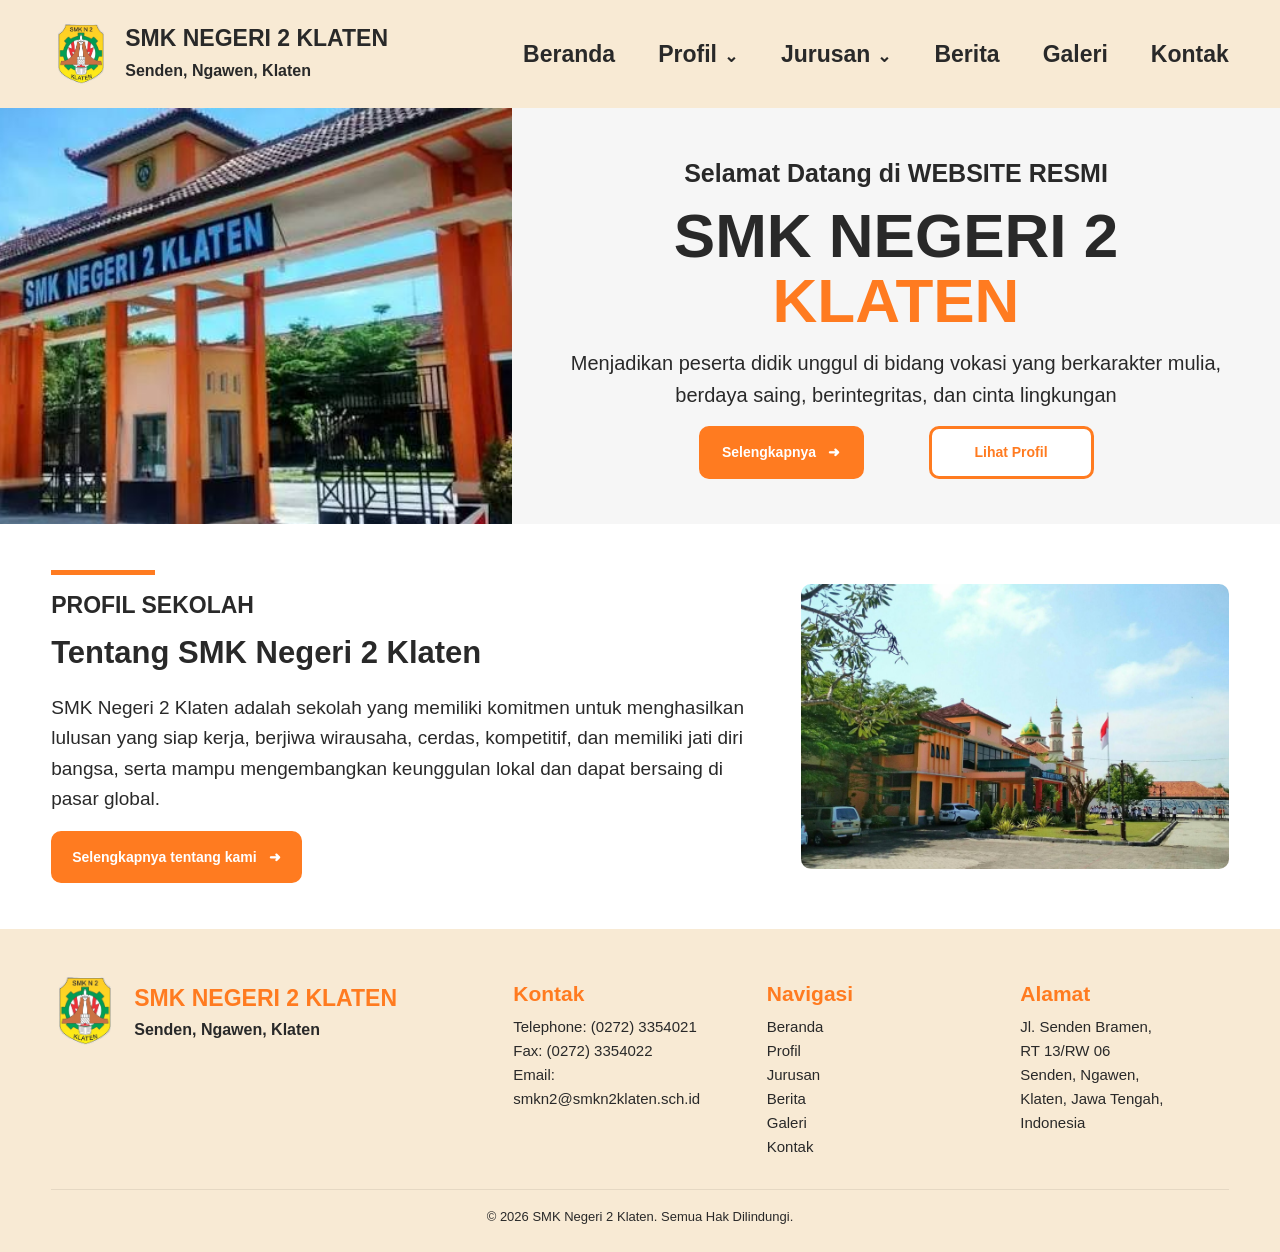
<file: web sekolah ashilla/index.html>
<!DOCTYPE html>
<html lang="id">
<head>
    <meta charset="UTF-8">
    <meta name="viewport" content="width=device-width, initial-scale=1.0">
    <title>SMK Negeri 2 Klaten</title>
    <link rel="stylesheet" href="style.css">
</head>
<body>

<header class="navbar">
    <div class="navbar-inner">
        <a href="index.html" class="brand">
            <img src="asset/logo.png">
            <div class="brand-text">
                <h2>SMK NEGERI 2 KLATEN</h2>
                <p>Senden, Ngawen, Klaten</p>
            </div>
        </a>


        <nav>
            <ul class="nav-menu">
                <li><a href="index.html">Beranda</a></li>
                <li class="dropdown"><a href="profil.html">Profil</a>
                    <ul class="dropdown-menu">
                        <li><a href="profil.html">Tentang Sekolah</a></li>
                        <li><a href="profil.html#visi">Visi & Misi</a></li>
                    </ul>
                </li>

                <li class="dropdown">
                    <a href="jurusan.html">Jurusan</a>
                    <ul class="dropdown-menu">
                        <li><a href="jurusan.html">Semua Jurusan</a></li>
                        <li><a href="jurusan.html#teknik">Teknik</a></li>
                        <li><a href="jurusan.html#desain">Desain</a></li>
                        <li><a href="jurusan.html#informatika">Informatika</a></li>
                    </ul>
                </li>

                <li><a href="berita.html">Berita</a></li>
                <li><a href="galeri.html">Galeri</a></li>
                <li><a href="kontak.html">Kontak</a></li>
            </ul>
        </nav>
    </div>
</header>

<section class="hero">

    <div class="hero-image">
        <img src="asset/sekolah.png">
    </div>


    <div class="hero-content">

        <p class="welcome">
            Selamat Datang di WEBSITE RESMI
        </p>

        <h1 class="hero-title">
            SMK NEGERI 2
            <span>KLATEN</span>
        </h1>

        <p class="hero-description">
            Menjadikan peserta didik unggul di bidang vokasi yang
            berkarakter mulia, berdaya saing, berintegritas,
            dan cinta lingkungan
        </p>

        <div class="button-group">
            <a href="profil.html" class="btn">
                Selengkapnya
                <span>➜</span>
            </a>

            <a href="profil.html" class="btn btn-outline">
                Lihat Profil
            </a>
        </div>

    </div>

</section>

<section class="section">

    <div class="container">

        <div class="profile-home">

            <div>

                <span class="section-label">
                    PROFIL SEKOLAH
                </span>

                <h2 class="section-title">
                    Tentang SMK Negeri 2 Klaten
                </h2>

                <p class="section-text">
                    SMK Negeri 2 Klaten adalah sekolah yang memiliki
                    komitmen untuk menghasilkan lulusan yang siap kerja,
                    berjiwa wirausaha, cerdas, kompetitif, dan memiliki
                    jati diri bangsa, serta mampu mengembangkan
                    keunggulan lokal dan dapat bersaing di pasar global.
                </p>

                <a href="profil.html" class="btn">
                    Selengkapnya tentang kami
                    <span>➜</span>
                </a>

            </div>


            <div class="profile-home-image">

                <img src="asset/smk.png"
                     alt="Gedung SMK Negeri 2 Klaten">

            </div>

        </div>

    </div>

</section>

<footer class="footer">

    <div class="container">

        <div class="footer-grid">

            <div>

                <div class="footer-brand">

                    <img src="asset/logo.png"
                         alt="Logo SMK Negeri 2 Klaten">

                    <div>
                        <h2>SMK NEGERI 2 KLATEN</h2>
                        <p>Senden, Ngawen, Klaten</p>
                    </div>

                </div>

            </div>


            <div class="footer-column">

                <h3>Kontak</h3>

                <p>Telephone: (0272) 3354021</p>
                <p>Fax: (0272) 3354022</p>
                <p>Email: smkn2@smkn2klaten.sch.id</p>

            </div>


            <div class="footer-column">

                <h3>Navigasi</h3>

                <a href="index.html">Beranda</a>
                <a href="profil.html">Profil</a>
                <a href="jurusan.html">Jurusan</a>
                <a href="berita.html">Berita</a>
                <a href="galeri.html">Galeri</a>
                <a href="kontak.html">Kontak</a>

            </div>


            <div class="footer-column">

                <h3>Alamat</h3>

                <p>
                    Jl. Senden Bramen,<br>
                    RT 13/RW 06<br>
                    Senden, Ngawen,<br>
                    Klaten, Jawa Tengah,<br>
                    Indonesia
                </p>

            </div>

        </div>


        <div class="footer-bottom">
            © 2026 SMK Negeri 2 Klaten. Semua Hak Dilindungi.
        </div>

    </div>

</footer>

</body>
</html>
</file>
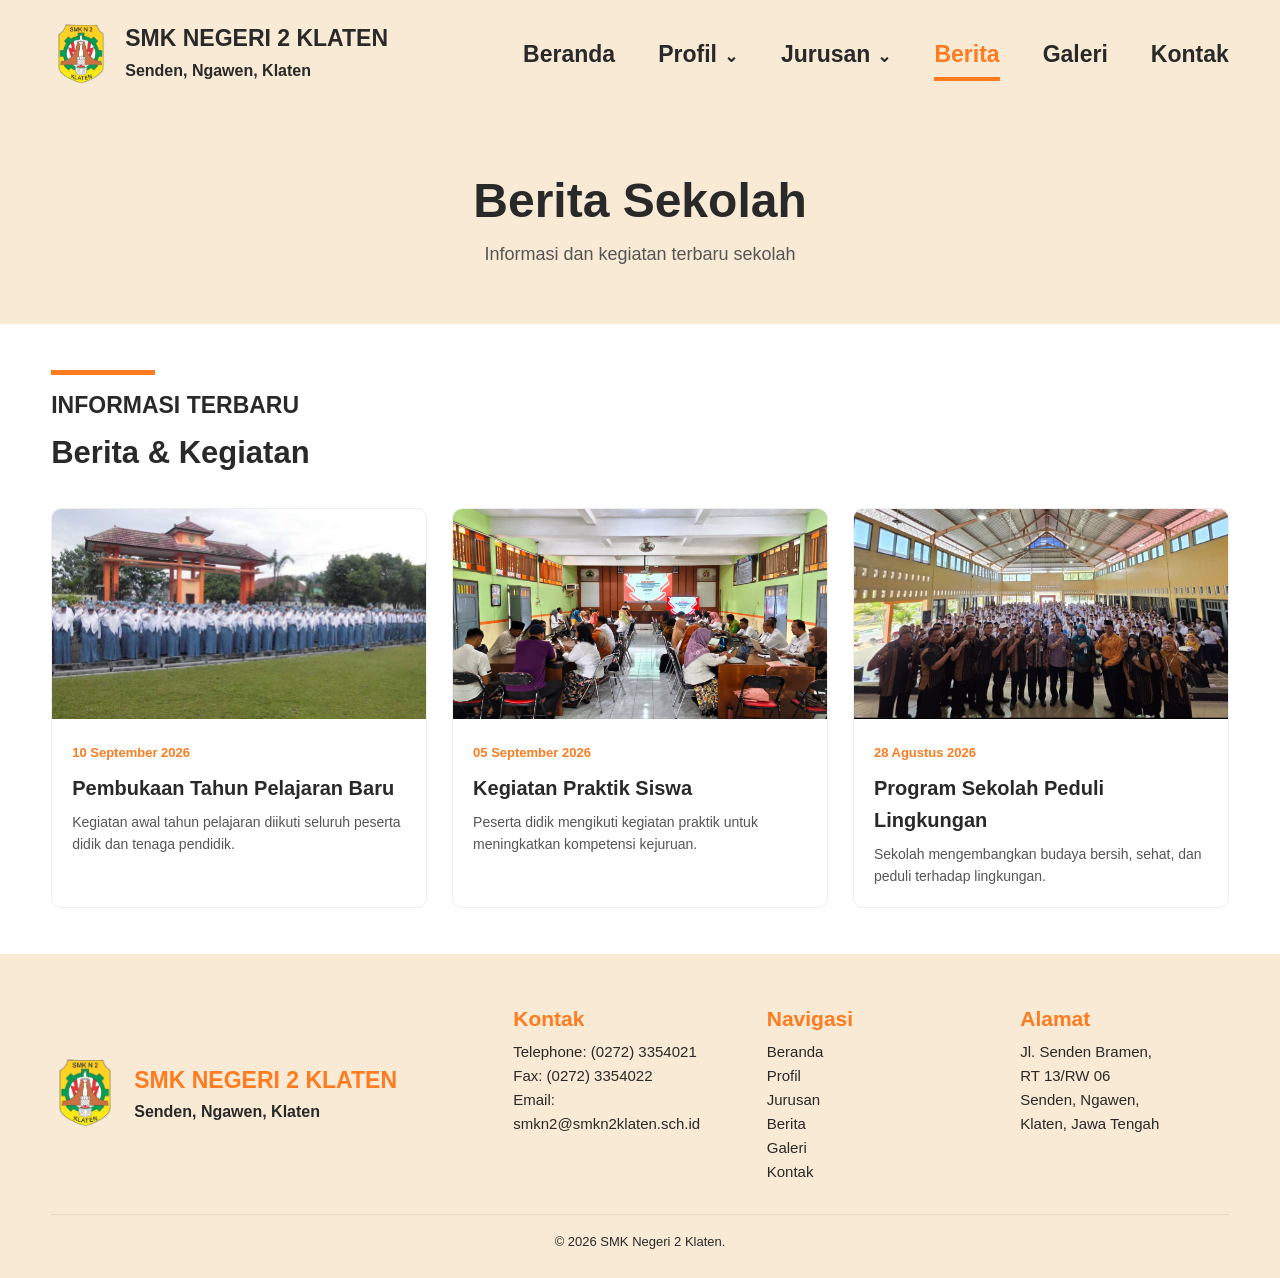
<file: web sekolah ashilla/berita.html>
<!DOCTYPE html>
<html lang="id">
<head>
    <meta charset="UTF-8">
    <meta name="viewport" content="width=device-width, initial-scale=1.0">
    <title>Berita - SMK Negeri 2 Klaten</title>
    <link rel="stylesheet" href="style.css">
</head>

<body>
<header class="navbar">

    <div class="navbar-inner">

        <a href="index.html" class="brand">

            <img src="asset/logo.png" class="brand-logo">

            <div class="brand-text">
                <h2>SMK NEGERI 2 KLATEN</h2>
                <p>Senden, Ngawen, Klaten</p>
            </div>

        </a>


        <nav>

            <ul class="nav-menu">

                <li><a href="index.html">Beranda</a></li>

                <li class="dropdown">

                    <a href="profil.html">Profil</a>

                    <ul class="dropdown-menu">
                        <li><a href="profil.html">Tentang Sekolah</a></li>
                        <li><a href="profil.html#visi">Visi & Misi</a></li>
                    </ul>

                </li>

                <li class="dropdown">

                    <a href="jurusan.html">Jurusan</a>

                    <ul class="dropdown-menu">
                        <li><a href="jurusan.html">Semua Jurusan</a></li>
                    </ul>

                </li>

                <li>
                    <a href="berita.html" class="active">Berita</a>
                </li>

                <li><a href="galeri.html">Galeri</a></li>

                <li><a href="kontak.html">Kontak</a></li>

            </ul>

        </nav>

    </div>

</header>


<section class="page-header">

    <div class="container">

        <h1>Berita Sekolah</h1>

        <p>
            Informasi dan kegiatan terbaru sekolah
        </p>

    </div>

</section>


<section class="section">

    <div class="container">

        <span class="section-label">
            INFORMASI TERBARU
        </span>

        <h2 class="section-title">
            Berita & Kegiatan
        </h2>


        <div class="news-grid" style="margin-top: 30px;">


            <article class="news-card">

                <img src="asset/upacara.jpg">

                <div class="news-content">

                    <span class="news-date">
                        10 September 2026
                    </span>

                    <h3>
                        Pembukaan Tahun Pelajaran Baru
                    </h3>

                    <p>
                        Kegiatan awal tahun pelajaran diikuti
                        seluruh peserta didik dan tenaga pendidik.
                    </p>

                </div>

            </article>


            <article class="news-card">

                <img src="asset/ms.jpg">

                <div class="news-content">

                    <span class="news-date">
                        05 September 2026
                    </span>

                    <h3>
                        Kegiatan Praktik Siswa
                    </h3>

                    <p>
                        Peserta didik mengikuti kegiatan praktik
                        untuk meningkatkan kompetensi kejuruan.
                    </p>

                </div>

            </article>


            <article class="news-card">

                <img src="asset/berintegritas.jpg">

                <div class="news-content">

                    <span class="news-date">
                        28 Agustus 2026
                    </span>

                    <h3>
                        Program Sekolah Peduli Lingkungan
                    </h3>

                    <p>
                        Sekolah mengembangkan budaya bersih,
                        sehat, dan peduli terhadap lingkungan.
                    </p>

                </div>

            </article>
            
        </div>

    </div>

</section>


<footer class="footer">

    <div class="container">

        <div class="footer-grid">

            <div class="footer-brand">

                <img src="asset/logo.png">

                <div>
                    <h2>SMK NEGERI 2 KLATEN</h2>
                    <p>Senden, Ngawen, Klaten</p>
                </div>

            </div>

            <div class="footer-column">

                <h3>Kontak</h3>

                <p>Telephone: (0272) 3354021</p>
                <p>Fax: (0272) 3354022</p>
                <p>Email: smkn2@smkn2klaten.sch.id</p>

            </div>

            <div class="footer-column">

                <h3>Navigasi</h3>

                <a href="index.html">Beranda</a>
                <a href="profil.html">Profil</a>
                <a href="jurusan.html">Jurusan</a>
                <a href="berita.html">Berita</a>
                <a href="galeri.html">Galeri</a>
                <a href="kontak.html">Kontak</a>

            </div>

            <div class="footer-column">

                <h3>Alamat</h3>

                <p>
                    Jl. Senden Bramen,<br>
                    RT 13/RW 06<br>
                    Senden, Ngawen,<br>
                    Klaten, Jawa Tengah
                </p>

            </div>

        </div>

        <div class="footer-bottom">
            © 2026 SMK Negeri 2 Klaten.
        </div>

    </div>

</footer>

</body>
</html>
</file>
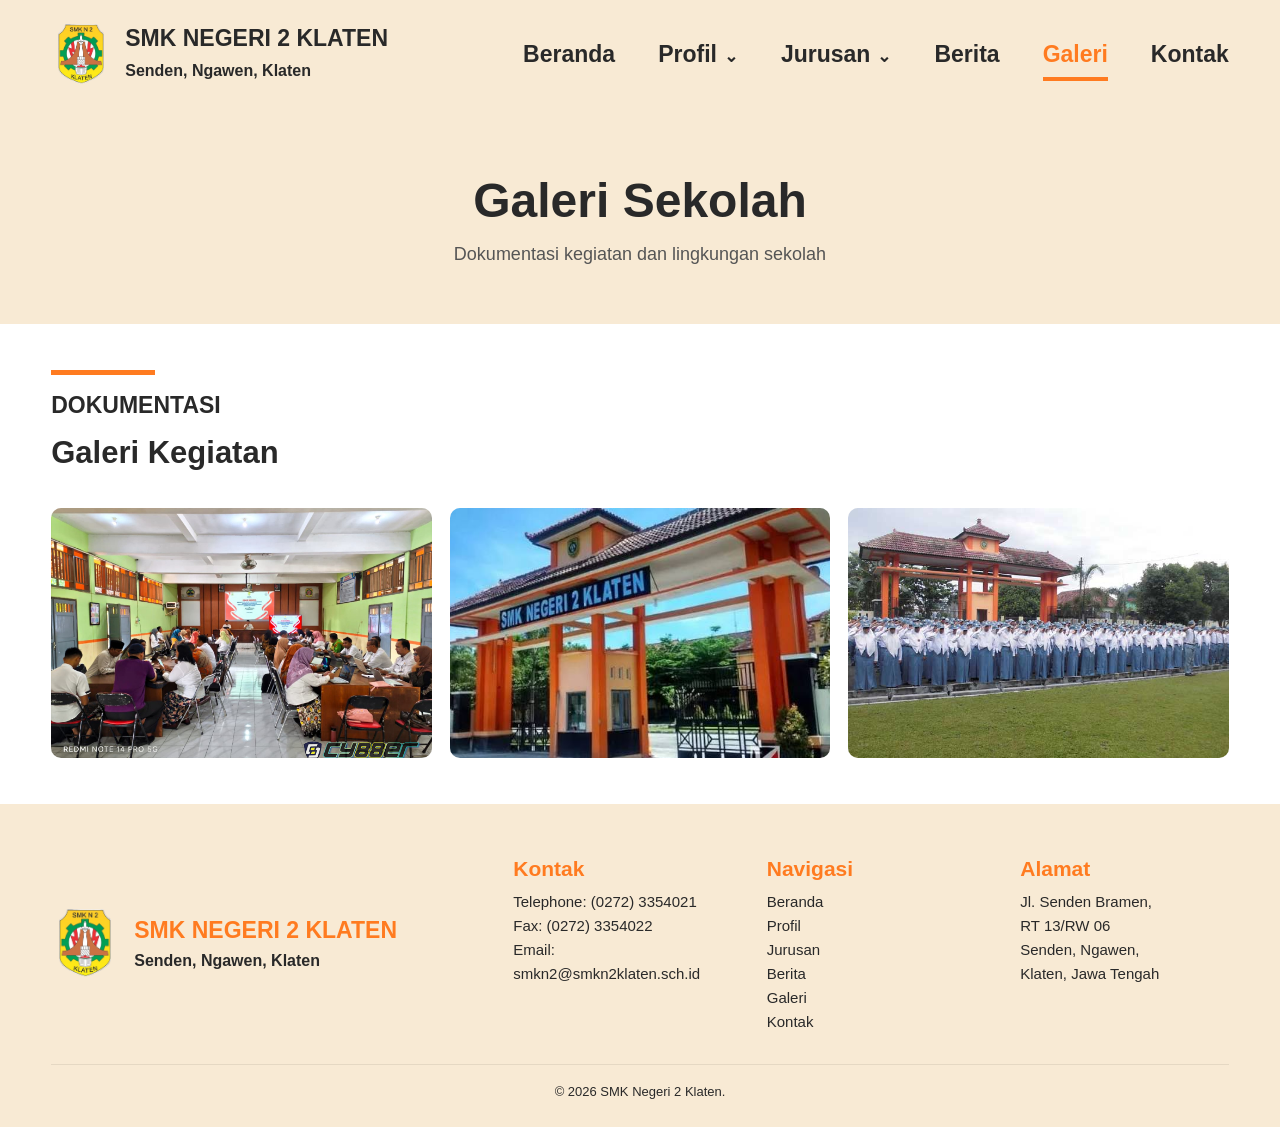
<file: web sekolah ashilla/galeri.html>
<!DOCTYPE html>
<html lang="id">
<head>
    <meta charset="UTF-8">
    <meta name="viewport" content="width=device-width, initial-scale=1.0">
    <title>Galeri - SMK Negeri 2 Klaten</title>
    <link rel="stylesheet" href="style.css">
</head>

<body>
<header class="navbar">

    <div class="navbar-inner">

        <a href="index.html" class="brand">

            <img src="asset/logo.png" class="brand-logo">

            <div class="brand-text">
                <h2>SMK NEGERI 2 KLATEN</h2>
                <p>Senden, Ngawen, Klaten</p>
            </div>

        </a>


        <nav>

            <ul class="nav-menu">

                <li><a href="index.html">Beranda</a></li>

                <li class="dropdown">

                    <a href="profil.html">Profil</a>

                    <ul class="dropdown-menu">
                        <li><a href="profil.html">Tentang Sekolah</a></li>
                        <li><a href="profil.html#visi">Visi & Misi</a></li>
                    </ul>

                </li>

                <li class="dropdown">

                    <a href="jurusan.html">Jurusan</a>

                    <ul class="dropdown-menu">
                        <li><a href="jurusan.html">Semua Jurusan</a></li>
                    </ul>

                </li>

                <li><a href="berita.html">Berita</a></li>

                <li>
                    <a href="galeri.html" class="active">Galeri</a>
                </li>

                <li><a href="kontak.html">Kontak</a></li>

            </ul>

        </nav>

    </div>

</header>


<section class="page-header">

    <div class="container">

        <h1>Galeri Sekolah</h1>

        <p> 
            Dokumentasi kegiatan dan lingkungan sekolah
        </p>

    </div>

</section>


<section class="section">

    <div class="container">

        <span class="section-label">
            DOKUMENTASI
        </span>

        <h2 class="section-title">
            Galeri Kegiatan
        </h2>


        <div class="gallery-grid" style="margin-top: 30px;">

            <div class="gallery-item">
                <img src="asset/ms.jpg" alt="Kegiatan sekolah">
            </div>

            <div class="gallery-item">
                <img src="asset/sekolah.png" alt="Gedung sekolah">
            </div>

            <div class="gallery-item">
                <img src="asset/upacara.jpg" alt="Kegiatan siswa">
            </div>

        </div>

    </div>

</section>


<footer class="footer">

    <div class="container">

        <div class="footer-grid">

            <div class="footer-brand">

                <img src="asset/logo.png">

                <div>
                    <h2>SMK NEGERI 2 KLATEN</h2>
                    <p>Senden, Ngawen, Klaten</p>
                </div>

            </div>

            <div class="footer-column">

                <h3>Kontak</h3>

                <p>Telephone: (0272) 3354021</p>
                <p>Fax: (0272) 3354022</p>
                <p>Email: smkn2@smkn2klaten.sch.id</p>

            </div>

            <div class="footer-column">

                <h3>Navigasi</h3>

                <a href="index.html">Beranda</a>
                <a href="profil.html">Profil</a>
                <a href="jurusan.html">Jurusan</a>
                <a href="berita.html">Berita</a>
                <a href="galeri.html">Galeri</a>
                <a href="kontak.html">Kontak</a>

            </div>

            <div class="footer-column">

                <h3>Alamat</h3>

                <p>
                    Jl. Senden Bramen,<br>
                    RT 13/RW 06<br>
                    Senden, Ngawen,<br>
                    Klaten, Jawa Tengah
                </p>

            </div>

        </div>

        <div class="footer-bottom">
            © 2026 SMK Negeri 2 Klaten.
        </div>

    </div>

</footer>

</body>
</html>
</file>
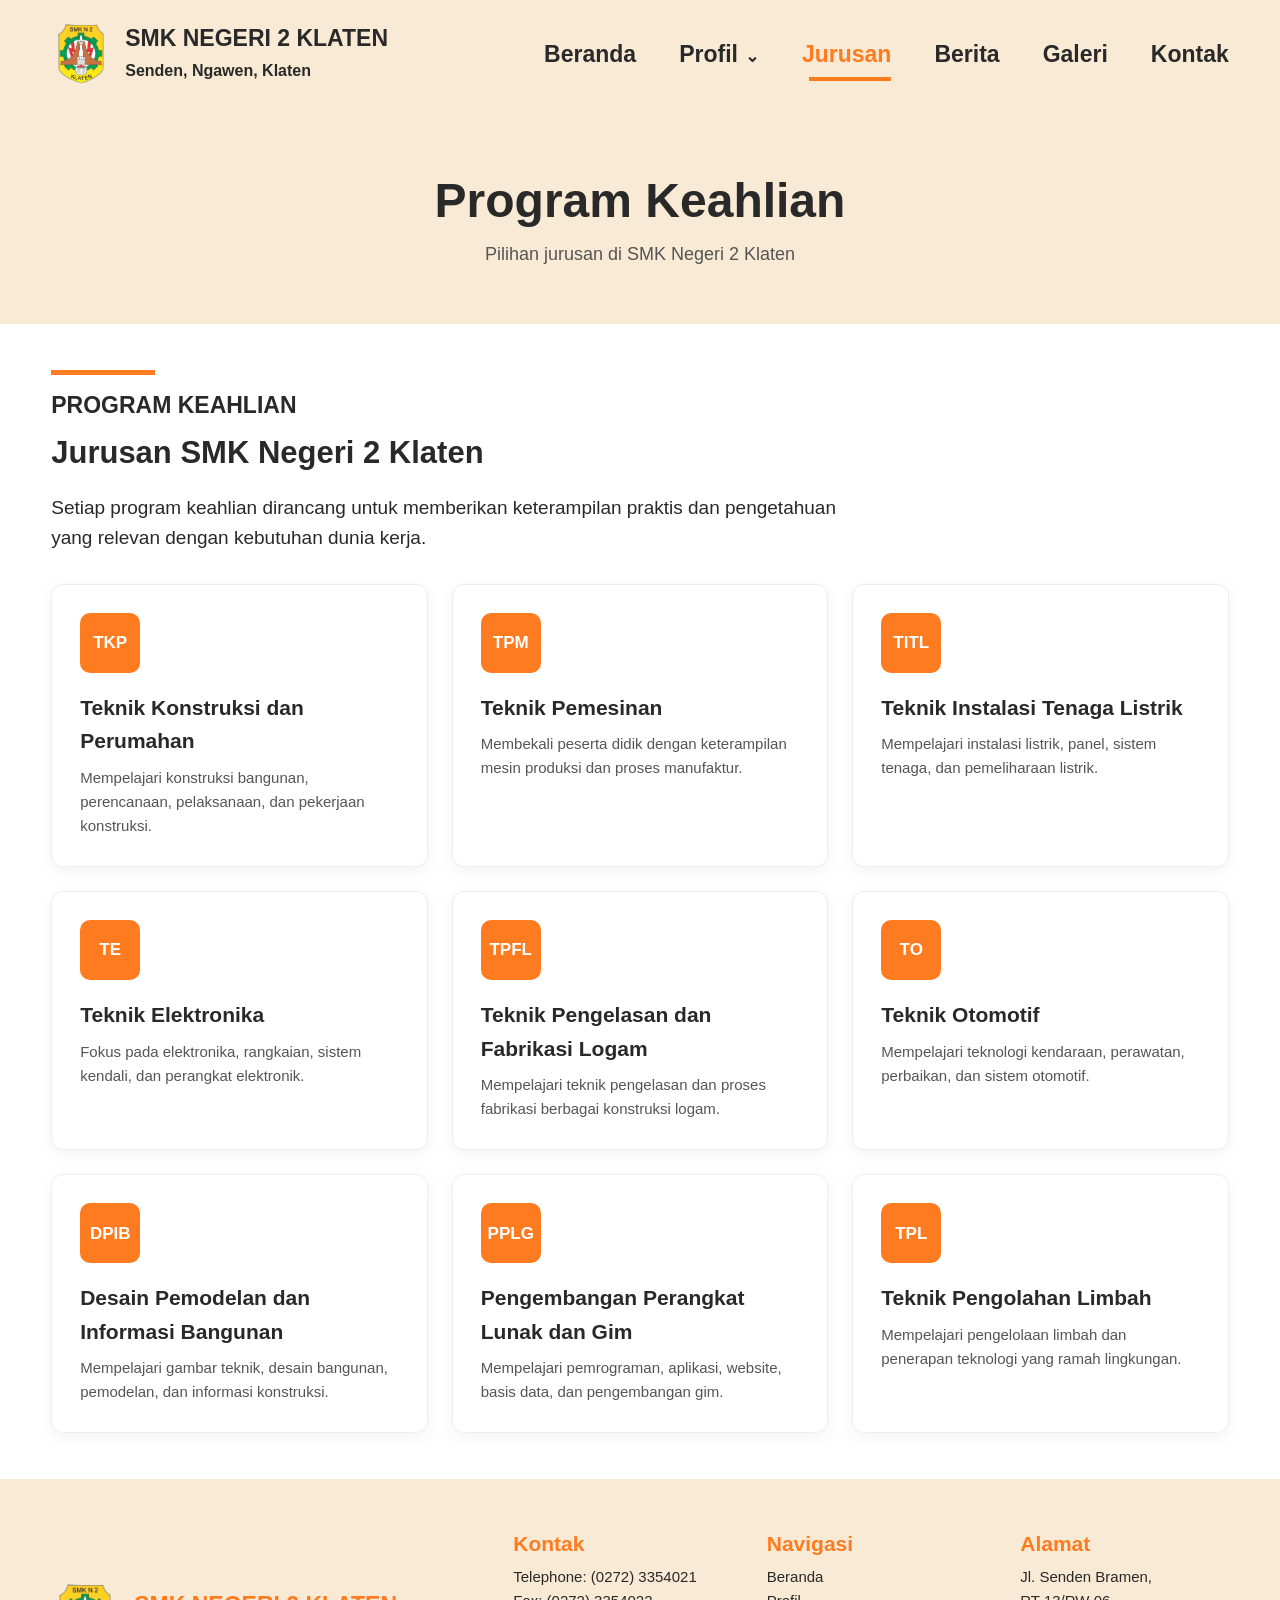
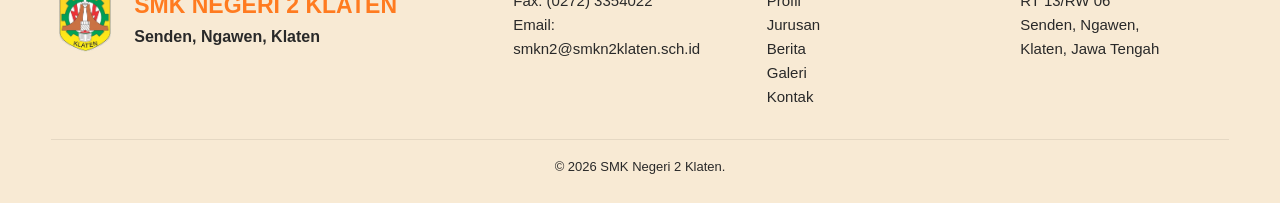
<file: web sekolah ashilla/jurusan.html>
<!DOCTYPE html>
<html lang="id">
<head>
    <meta charset="UTF-8">
    <meta name="viewport" content="width=device-width, initial-scale=1.0">
    <title>Jurusan - SMK Negeri 2 Klaten</title>
    <link rel="stylesheet" href="style.css">
</head>

<body>
<header class="navbar">
    <div class="navbar-inner">
        <a href="index.html" class="brand">
            <img src="asset/logo.png" class="brand-logo">

            <div class="brand-text">
                <h2>SMK NEGERI 2 KLATEN</h2>
                <p>Senden, Ngawen, Klaten</p>
            </div>

        </a>


        <nav>
            <ul class="nav-menu">
                <li><a href="index.html">Beranda</a> </li>
                <li class="dropdown">
                    <a href="profil.html">Profil</a>

                    <ul class="dropdown-menu">
                        <li><a href="profil.html">Tentang Sekolah</a></li>
                        <li><a href="profil.html#visi">Visi & Misi</a></li>
                    </ul>
                </li>

                <li class="dropdown">
                    <a href="jurusan.html" class="active">Jurusan</a>
                    <ul class="dropdown-menu">
                        <li><a href="#teknik">Teknik</a></li>
                        <li><a href="#desain">Desain</a></li>
                        <li><a href="#informatika">Informatika</a></li>
                    </ul>
                </li>

                <li><a href="berita.html">Berita</a></li>
                <li><a href="galeri.html">Galeri</a></li>
                <li><a href="kontak.html">Kontak</a></li>

            </ul>

        </nav>

    </div>

</header>


<section class="page-header">

    <div class="container">
        <h1>Program Keahlian</h1>
        <p>
            Pilihan jurusan di SMK Negeri 2 Klaten
        </p>

    </div>

</section>


<section class="section">

    <div class="container">

        <span class="section-label" id="teknik">
            PROGRAM KEAHLIAN
        </span>

        <h2 class="section-title">
            Jurusan SMK Negeri 2 Klaten
        </h2>

        <p class="section-text">
            Setiap program keahlian dirancang untuk memberikan
            keterampilan praktis dan pengetahuan yang relevan
            dengan kebutuhan dunia kerja.
        </p>


        <div class="major-grid" style="margin-top: 30px;">
            <article class="major-card">

                <div class="major-code">TKP</div>

                <h3>Teknik Konstruksi dan Perumahan</h3>

                <p>
                    Mempelajari konstruksi bangunan, perencanaan,
                    pelaksanaan, dan pekerjaan konstruksi.
                </p>

            </article>


            <article class="major-card">

                <div class="major-code">TPM</div>

                <h3>Teknik Pemesinan</h3>

                <p>
                    Membekali peserta didik dengan keterampilan
                    mesin produksi dan proses manufaktur.
                </p>

            </article>


            <article class="major-card">

                <div class="major-code">TITL</div>

                <h3>Teknik Instalasi Tenaga Listrik</h3>

                <p>
                    Mempelajari instalasi listrik, panel,
                    sistem tenaga, dan pemeliharaan listrik.
                </p>

            </article>


            <article class="major-card">

                <div class="major-code">TE</div>

                <h3>Teknik Elektronika</h3>

                <p>
                    Fokus pada elektronika, rangkaian,
                    sistem kendali, dan perangkat elektronik.
                </p>

            </article>


            <article class="major-card">

                <div class="major-code">TPFL</div>

                <h3>Teknik Pengelasan dan Fabrikasi Logam</h3>

                <p>
                    Mempelajari teknik pengelasan dan
                    proses fabrikasi berbagai konstruksi logam.
                </p>

            </article>


            <article class="major-card">

                <div class="major-code">TO</div>

                <h3>Teknik Otomotif</h3>

                <p>
                    Mempelajari teknologi kendaraan,
                    perawatan, perbaikan, dan sistem otomotif.
                </p>

            </article>


            <article class="major-card" id="desain">

                <div class="major-code">DPIB</div>

                <h3>Desain Pemodelan dan Informasi Bangunan</h3>

                <p>
                    Mempelajari gambar teknik, desain bangunan,
                    pemodelan, dan informasi konstruksi.
                </p>

            </article>


            <article class="major-card" id="informatika">

                <div class="major-code">PPLG</div>

                <h3>Pengembangan Perangkat Lunak dan Gim</h3>

                <p>
                    Mempelajari pemrograman, aplikasi,
                    website, basis data, dan pengembangan gim.
                </p>

            </article>


            <article class="major-card">

                <div class="major-code">TPL</div>

                <h3>Teknik Pengolahan Limbah</h3>

                <p>
                    Mempelajari pengelolaan limbah dan
                    penerapan teknologi yang ramah lingkungan.
                </p>

            </article>


        </div>

    </div>

</section>


<footer class="footer">

    <div class="container">

        <div class="footer-grid">

            <div class="footer-brand">

                <img src="asset/logo.png">

                <div>
                    <h2>SMK NEGERI 2 KLATEN</h2>
                    <p>Senden, Ngawen, Klaten</p>
                </div>

            </div>

            <div class="footer-column">

                <h3>Kontak</h3>

                <p>Telephone: (0272) 3354021</p>
                <p>Fax: (0272) 3354022</p>
                <p>Email: smkn2@smkn2klaten.sch.id</p>

            </div>

            <div class="footer-column">

                <h3>Navigasi</h3>

                <a href="index.html">Beranda</a>
                <a href="profil.html">Profil</a>
                <a href="jurusan.html">Jurusan</a>
                <a href="berita.html">Berita</a>
                <a href="galeri.html">Galeri</a>
                <a href="kontak.html">Kontak</a>

            </div>

            <div class="footer-column">

                <h3>Alamat</h3>

                <p>
                    Jl. Senden Bramen,<br>
                    RT 13/RW 06<br>
                    Senden, Ngawen,<br>
                    Klaten, Jawa Tengah
                </p>

            </div>

        </div>

        <div class="footer-bottom">
            © 2026 SMK Negeri 2 Klaten.
        </div>

    </div>

</footer>

</body>
</html>
</file>
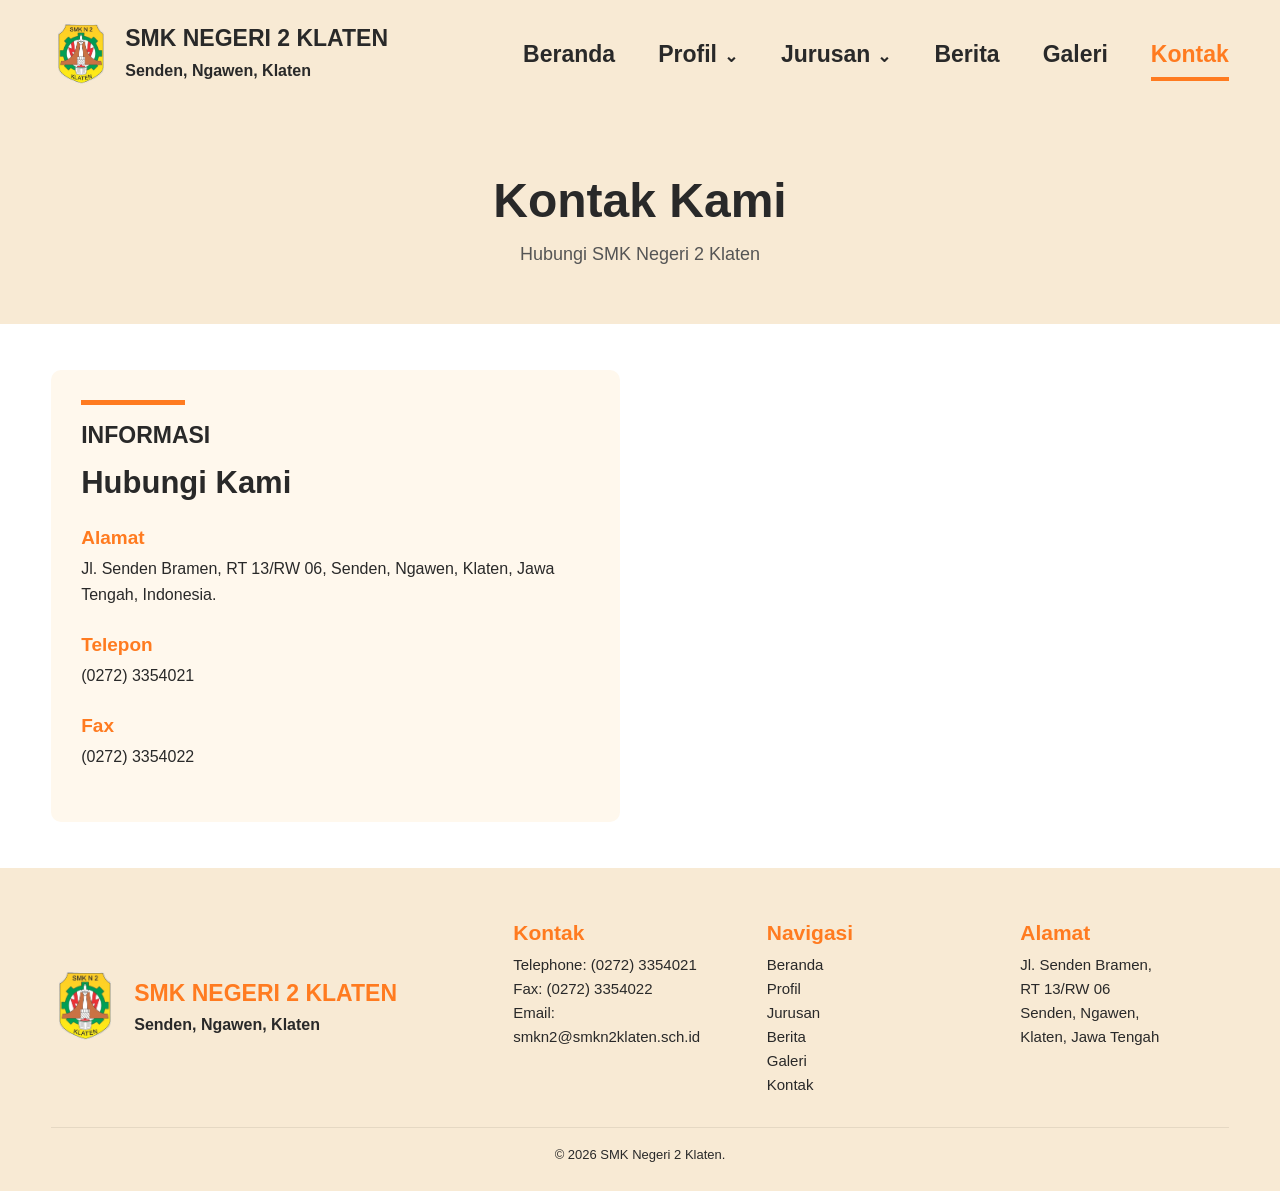
<file: web sekolah ashilla/kontak.html>
<!DOCTYPE html>
<html lang="id">
<head>
    <meta charset="UTF-8">
    <meta name="viewport" content="width=device-width, initial-scale=1.0">
    <title>Kontak - SMK Negeri 2 Klaten</title>
    <link rel="stylesheet" href="style.css">
</head>

<body>
<header class="navbar">
    <div class="navbar-inner">
        <a href="index.html" class="brand">
            <img src="asset/logo.png" class="brand-logo">

            <div class="brand-text">
                <h2>SMK NEGERI 2 KLATEN</h2>
                <p>Senden, Ngawen, Klaten</p>
            </div>
        </a>


        <nav>
            <ul class="nav-menu">
                <li><a href="index.html">Beranda</a></li>
                <li class="dropdown">
                    <a href="profil.html">Profil</a>
                    <ul class="dropdown-menu">
                        <li><a href="profil.html">Tentang Sekolah</a></li>
                        <li><a href="profil.html#visi">Visi & Misi</a></li>
                    </ul>
                </li>

                <li class="dropdown">
                    <a href="jurusan.html">Jurusan</a>
                    <ul class="dropdown-menu">
                        <li><a href="jurusan.html">Semua Jurusan</a></li>
                    </ul>

                </li>

                <li><a href="berita.html">Berita</a></li>
                <li><a href="galeri.html">Galeri</a></li>
                <li><a href="kontak.html" class="active">Kontak</a></li>
            </ul>
        </nav>
    </div>
</header>


<section class="page-header">
    <div class="container">
        <h1>Kontak Kami</h1>
        <p>Hubungi SMK Negeri 2 Klaten </p>
    </div>
</section>


<section class="section">
    <div class="container">
        <div class="contact-grid">
            <div class="contact-box">
                <span class="section-label">
                    INFORMASI
                </span>

                <h2 class="section-title">
                    Hubungi Kami
                </h2>
                <div class="contact-item">
                    <h3>Alamat</h3>
                    <p>
                        Jl. Senden Bramen, RT 13/RW 06,
                        Senden, Ngawen, Klaten,
                        Jawa Tengah, Indonesia.
                    </p>
                </div>


                <div class="contact-item">
                    <h3>Telepon</h3>
                    <p>
                        (0272) 3354021
                    </p>
                </div>


                <div class="contact-item">
                    <h3>Fax</h3>
                    <p>
                        (0272) 3354022
                    </p>
                </div>
            </div>
        </div>

    </div>

</section>


<footer class="footer">
    <div class="container">
        <div class="footer-grid">
            <div class="footer-brand">
                <img src="asset/logo.png">
                <div>
                    <h2>SMK NEGERI 2 KLATEN</h2>
                    <p>Senden, Ngawen, Klaten</p>
                </div>
            </div>

            <div class="footer-column">
                <h3>Kontak</h3>
                <p>Telephone: (0272) 3354021</p>
                <p>Fax: (0272) 3354022</p>
                <p>Email: smkn2@smkn2klaten.sch.id</p>
            </div>

            <div class="footer-column">
                <h3>Navigasi</h3>
                <a href="index.html">Beranda</a>
                <a href="profil.html">Profil</a>
                <a href="jurusan.html">Jurusan</a>
                <a href="berita.html">Berita</a>
                <a href="galeri.html">Galeri</a>
                <a href="kontak.html">Kontak</a>
            </div>

            <div class="footer-column">
                <h3>Alamat</h3>
                <p>
                    Jl. Senden Bramen,<br>
                    RT 13/RW 06<br>
                    Senden, Ngawen,<br>
                    Klaten, Jawa Tengah
                </p>
            </div>
        </div>

        <div class="footer-bottom">
            © 2026 SMK Negeri 2 Klaten.
        </div>

    </div>

</footer>

</body>
</html>
</file>
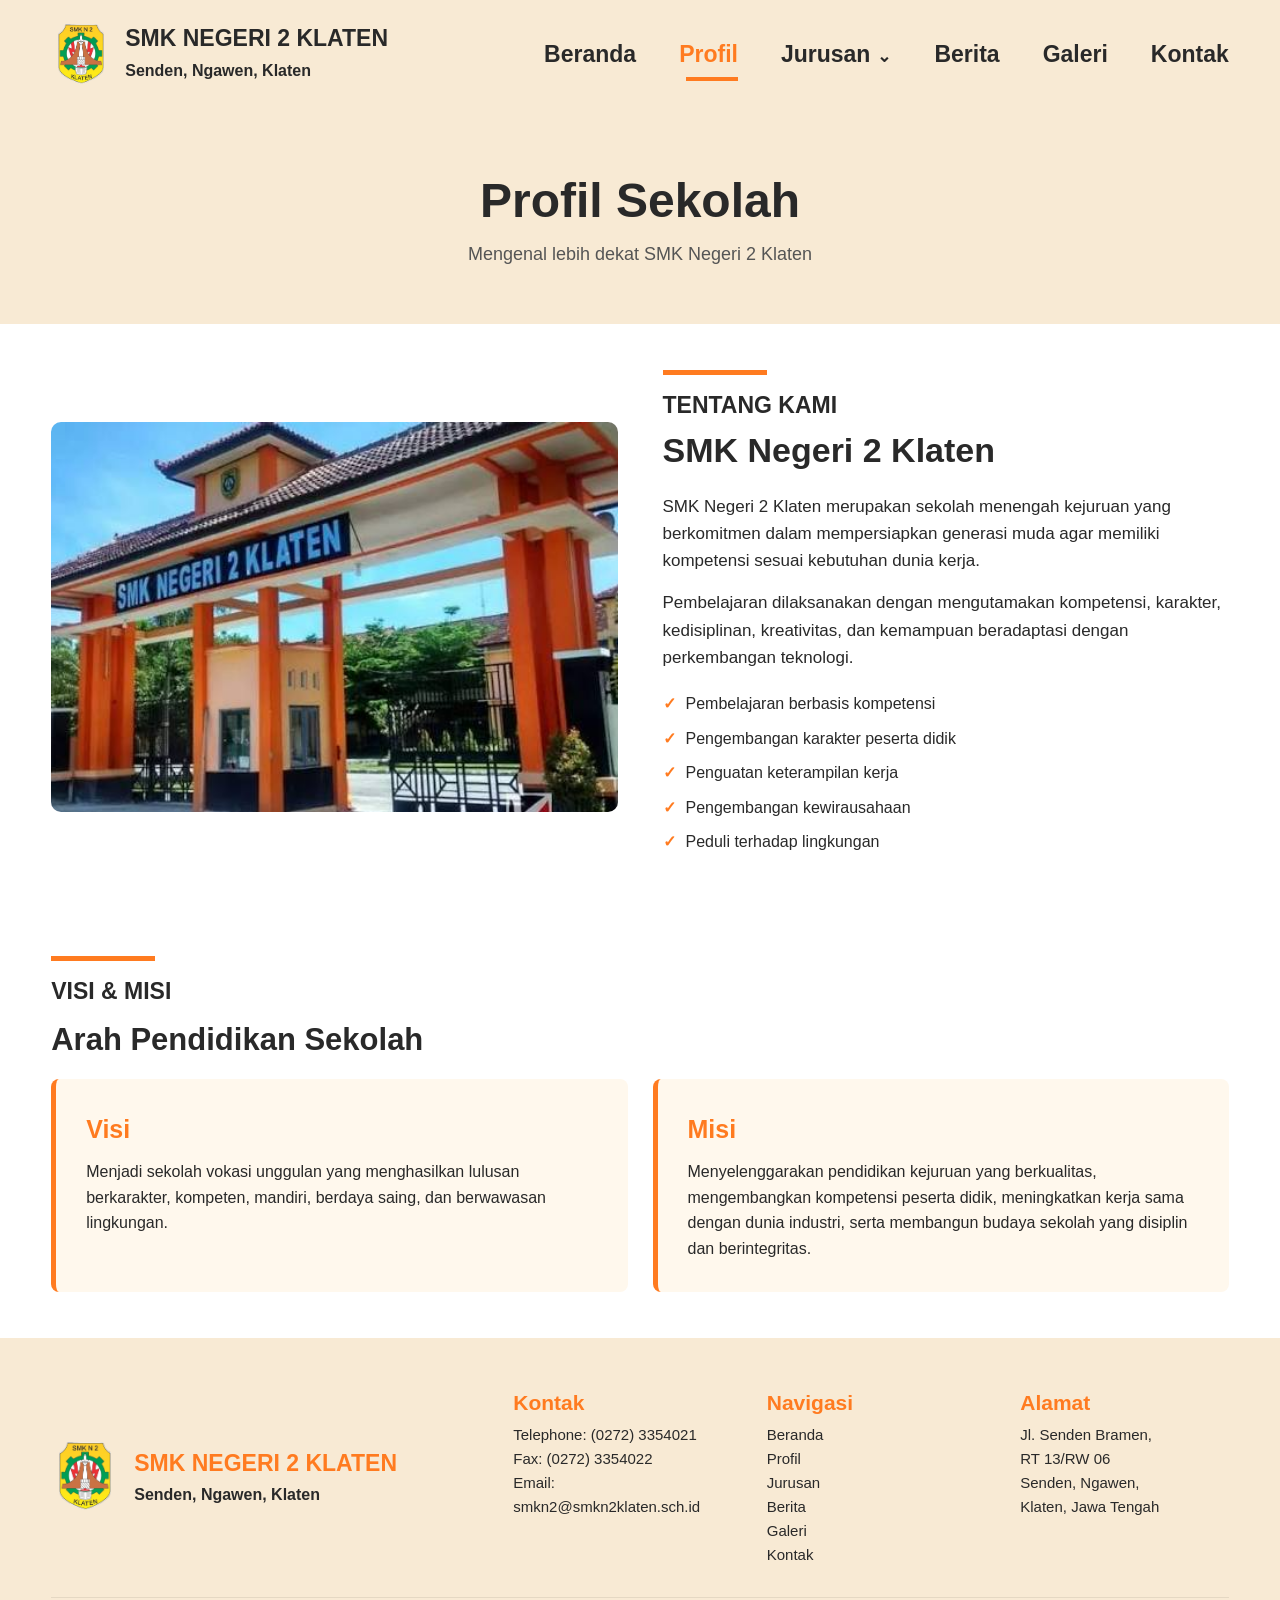
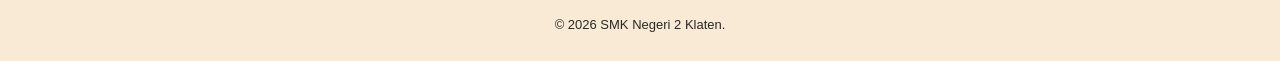
<file: web sekolah ashilla/profil.html>
<!DOCTYPE html>
<html lang="id">
<head>
    <meta charset="UTF-8">
    <meta name="viewport" content="width=device-width, initial-scale=1.0">
    <title>Profil - SMK Negeri 2 Klaten</title>
    <link rel="stylesheet" href="style.css">
</head>

<body>
<header class="navbar">
    <div class="navbar-inner">
        <a href="index.html" class="brand">
            <img src="asset/logo.png" class="brand-logo">
            <div class="brand-text">
                <h2>SMK NEGERI 2 KLATEN</h2>
                <p>Senden, Ngawen, Klaten</p>
            </div>
        </a>


        <nav>
            <ul class="nav-menu">
                <li>
                    <a href="index.html">Beranda</a>
                </li>
                <li class="dropdown">
                    <a href="profil.html" class="active">Profil</a>

                    <ul class="dropdown-menu">
                        <li><a href="profil.html">Tentang Sekolah</a></li>
                        <li><a href="#visi">Visi & Misi</a></li>
                    </ul>
                </li>

                <li class="dropdown">
                    <a href="jurusan.html">Jurusan</a>
                    <ul class="dropdown-menu">
                        <li><a href="jurusan.html">Semua Jurusan</a></li>
                        <li><a href="jurusan.html#teknik">Teknik</a></li>
                        <li><a href="jurusan.html#desain">Desain</a></li>
                        <li><a href="jurusan.html#informatika">Informatika</a></li>
                    </ul>
                </li>

                <li><a href="berita.html">Berita</a></li>
                <li><a href="galeri.html">Galeri</a></li>
                <li><a href="kontak.html">Kontak</a></li>

            </ul>
        </nav>
    </div>
</header>


<section class="page-header">
    <div class="container">
        <h1>Profil Sekolah</h1>
        <p>Mengenal lebih dekat SMK Negeri 2 Klaten</p>
    </div>
</section>


<section class="section">
    <div class="container">
        <div class="about-grid">
            <div class="about-image">
                <img src="asset/sekolah.png">
            </div>

            <div class="about-content">
                <span class="section-label">
                    TENTANG KAMI
                </span>

                <h2>
                    SMK Negeri 2 Klaten
                </h2>

                <p>
                    SMK Negeri 2 Klaten merupakan sekolah menengah
                    kejuruan yang berkomitmen dalam mempersiapkan
                    generasi muda agar memiliki kompetensi sesuai
                    kebutuhan dunia kerja.
                </p>

                <p>
                    Pembelajaran dilaksanakan dengan mengutamakan
                    kompetensi, karakter, kedisiplinan, kreativitas,
                    dan kemampuan beradaptasi dengan perkembangan
                    teknologi.
                </p>

                <ul class="about-list">

                    <li>Pembelajaran berbasis kompetensi</li>
                    <li>Pengembangan karakter peserta didik</li>
                    <li>Penguatan keterampilan kerja</li>
                    <li>Pengembangan kewirausahaan</li>
                    <li>Peduli terhadap lingkungan</li>
                </ul>
            </div>
        </div>
    </div>
</section>


<section class="section" id="visi">
    <div class="container">
        <span class="section-label">
            VISI & MISI
        </span>

        <h2 class="section-title">
            Arah Pendidikan Sekolah
        </h2>

        <div class="vision-grid">

            <div class="info-card">
                <h3>Visi</h3>
                <p>
                    Menjadi sekolah vokasi unggulan yang menghasilkan
                    lulusan berkarakter, kompeten, mandiri,
                    berdaya saing, dan berwawasan lingkungan.
                </p>
            </div>


            <div class="info-card">
                <h3>Misi</h3>
                <p>
                    Menyelenggarakan pendidikan kejuruan yang berkualitas,
                    mengembangkan kompetensi peserta didik, meningkatkan
                    kerja sama dengan dunia industri, serta membangun
                    budaya sekolah yang disiplin dan berintegritas.
                </p>

            </div>
        </div>
    </div>
</section>


<footer class="footer">

    <div class="container">
        <div class="footer-grid">
            <div class="footer-brand">
                <img src="asset/logo.png">

                <div>
                    <h2>SMK NEGERI 2 KLATEN</h2>
                    <p>Senden, Ngawen, Klaten</p>
                </div>

            </div>

            <div class="footer-column">
                <h3>Kontak</h3>
                <p>Telephone: (0272) 3354021</p>
                <p>Fax: (0272) 3354022</p>
                <p>Email: smkn2@smkn2klaten.sch.id</p>
            </div>

            <div class="footer-column">
                <h3>Navigasi</h3>
                <a href="index.html">Beranda</a>
                <a href="profil.html">Profil</a>
                <a href="jurusan.html">Jurusan</a>
                <a href="berita.html">Berita</a>
                <a href="galeri.html">Galeri</a>
                <a href="kontak.html">Kontak</a>
            </div>

            <div class="footer-column">
                <h3>Alamat</h3>
                <p>
                    Jl. Senden Bramen,<br>
                    RT 13/RW 06<br>
                    Senden, Ngawen,<br>
                    Klaten, Jawa Tengah
                </p>
            </div>

        </div>

        <div class="footer-bottom">
            © 2026 SMK Negeri 2 Klaten.
        </div>

    </div>

</footer>

</body>
</html>
</file>
<file: web sekolah ashilla/style.css>
* {
    margin: 0;
    padding: 0;
    box-sizing: border-box;
}

html {
    scroll-behavior: smooth;
}

body {
    font-family: "Poppins", Arial, sans-serif;
    color: #292929;
    background: #ffffff;
    line-height: 1.6;
}

a {
    text-decoration: none;
    color: inherit;
}

img {
    max-width: 100%;
    display: block;
}

ul {
    list-style: none;
}

/* ========================================
   VARIABLES
======================================== */

:root {
    --orange: #ff7b20;
    --orange-dark: #ef6c12;
    --cream: #f8ead4;
    --cream-light: #fff8ed;
    --dark: #292929;
    --gray: #555555;
    --white: #ffffff;
    --border: #eeeeee;
}


/* ========================================
   CONTAINER
======================================== */

.container {
    width: min(1320px, 92%);
    margin: auto;
}


/* ========================================
   NAVBAR
======================================== */

.navbar {
    background: var(--cream);
    min-height: 108px;
    display: flex;
    align-items: center;
}

.navbar-inner {
    width: min(1320px, 92%);
    margin: auto;

    display: flex;
    align-items: center;
    justify-content: space-between;
    gap: 30px;
}

.brand {
    display: flex;
    align-items: center;
    gap: 14px;
}

.brand img {
    width: 60px !important;
    height: 60px !important;
    max-width: 60px !important;
    max-height: 60px !important;
    object-fit: contain;
    flex-shrink: 0;
}

.brand-text h2 {
    font-size: 23px;
    font-weight: 800;
    line-height: 1.2;
}

.brand-text p {
    font-size: 16px;
    font-weight: 600;
    margin-top: 5px;
}

.nav-menu {
    display: flex;
    align-items: center;
    gap: 43px;
}

.nav-menu > li {
    position: relative;
}

.nav-menu a {
    font-size: 23px;
    font-weight: 700;
    transition: 0.2s;
}

.nav-menu a:hover,
.nav-menu a.active {
    color: var(--orange);
}

.nav-menu a.active {
    position: relative;
}

.nav-menu a.active::after {
    content: "";
    position: absolute;
    height: 4px;
    background: var(--orange);
    left: 0;
    right: 0;
    bottom: -14px;
}

.dropdown > a::after {
    content: "⌄";
    font-size: 17px;
    margin-left: 7px;
}

.dropdown-menu {
    position: absolute;
    top: 42px;
    left: -15px;

    min-width: 220px;
    background: white;
    border-radius: 8px;
    padding: 10px 0;

    box-shadow: 0 10px 30px rgba(0, 0, 0, 0.12);

    opacity: 0;
    visibility: hidden;
    transform: translateY(10px);
    transition: 0.2s;

    z-index: 50;
}

.dropdown:hover .dropdown-menu {
    opacity: 1;
    visibility: visible;
    transform: translateY(0);
}

.dropdown-menu a {
    display: block;
    padding: 9px 20px;
    font-size: 15px;
    font-weight: 600;
}

.dropdown-menu a:hover {
    background: var(--cream);
}


/* ========================================
   HERO
======================================== */

.hero {
    display: grid;
    grid-template-columns: 40% 60%;
    min-height: 360px;
}

.hero-image {
    min-height: 360px;
}

.hero-image img {
    width: 100%;
    height: 100%;
    object-fit: cover;
}

.hero-content {
    background: #f6f6f6;

    display: flex;
    flex-direction: column;
    justify-content: center;
    align-items: center;

    text-align: center;
    padding: 45px;
}

.hero-content .welcome {
    font-size: 25px;
    font-weight: 600;
    margin-bottom: 10px;
}

.hero-title {
    font-size: 62px;
    line-height: 1.05;
    font-weight: 800;
}

.hero-title span {
    color: var(--orange);
    display: block;
}

.hero-description {
    max-width: 700px;
    font-size: 20px;
    margin-top: 14px;
}

.button-group {
    display: flex;
    gap: 65px;
    margin-top: 15px;
}

.btn {
    display: inline-flex;
    align-items: center;
    justify-content: center;
    gap: 12px;

    min-width: 165px;
    min-height: 50px;

    padding: 12px 18px;

    border-radius: 10px;
    background: var(--orange);
    color: white;

    font-size: 14px;
    font-weight: 700;

    border: 3px solid var(--orange);

    transition: 0.2s;
}

.btn:hover {
    background: var(--orange-dark);
    border-color: var(--orange-dark);
    transform: translateY(-2px);
}

.btn-outline {
    background: white;
    color: var(--orange);
}

.btn-outline:hover {
    color: white;
}


/* ========================================
   SECTION
======================================== */

.section {
    padding: 46px 0;
}

.section-label {
    display: inline-block;
    position: relative;

    font-size: 23px;
    font-weight: 800;

    padding-top: 17px;
}

.section-label::before {
    content: "";
    position: absolute;

    width: 104px;
    height: 5px;

    top: 0;
    left: 0;

    background: var(--orange);
}

.section-title {
    font-size: 31px;
    font-weight: 800;
    margin: 5px 0 15px;
}

.section-text {
    font-size: 19px;
    max-width: 820px;
}


/* ========================================
   PROFIL HOME
======================================== */

.profile-home {
    display: grid;
    grid-template-columns: 1.4fr 0.85fr;
    align-items: center;
    gap: 45px;
}

.profile-home-image img {
    width: 100%;
    height: 285px;
    object-fit: cover;
    border-radius: 10px;
}

.profile-home .btn {
    margin-top: 16px;
}


/* ========================================
   PAGE HEADER
======================================== */

.page-header {
    background: var(--cream);
    padding: 55px 0;
    text-align: center;
}

.page-header h1 {
    font-size: 48px;
    font-weight: 800;
}

.page-header p {
    font-size: 18px;
    color: var(--gray);
}


/* ========================================
   ABOUT PAGE
======================================== */

.about-grid {
    display: grid;
    grid-template-columns: 1fr 1fr;
    gap: 45px;
    align-items: center;
}

.about-image img {
    height: 390px;
    width: 100%;
    object-fit: cover;
    border-radius: 10px;
}

.about-content h2 {
    font-size: 34px;
    margin-bottom: 15px;
}

.about-content p {
    font-size: 17px;
    margin-bottom: 15px;
}

.about-list {
    margin-top: 20px;
}

.about-list li {
    margin-bottom: 9px;
    font-size: 16px;
}

.about-list li::before {
    content: "✓";
    color: var(--orange);
    font-weight: 800;
    margin-right: 10px;
}

/* ========================================
   VISI MISI
======================================== */

.vision-grid {
    display: grid;
    grid-template-columns: 1fr 1fr;
    gap: 25px;
}

.info-card {
    background: var(--cream-light);
    border-left: 5px solid var(--orange);
    padding: 30px;
    border-radius: 8px;
}

.info-card h3 {
    color: var(--orange);
    font-size: 25px;
    margin-bottom: 10px;
}

.info-card p {
    font-size: 16px;
}


/* ========================================
   JURUSAN
======================================== */

.major-grid {
    display: grid;
    grid-template-columns: repeat(3, 1fr);
    gap: 24px;
}

.major-card {
    border: 1px solid var(--border);
    border-radius: 12px;
    padding: 28px;

    background: white;

    box-shadow: 0 4px 15px rgba(0, 0, 0, 0.05);

    transition: 0.2s;
}

.major-card:hover {
    transform: translateY(-5px);
    border-color: var(--orange);
    box-shadow: 0 10px 25px rgba(255, 123, 32, 0.12);
}

.major-code {
    width: 60px;
    height: 60px;

    display: flex;
    align-items: center;
    justify-content: center;

    border-radius: 10px;

    background: var(--orange);
    color: white;

    font-size: 17px;
    font-weight: 800;

    margin-bottom: 18px;
}

.major-card h3 {
    font-size: 21px;
    margin-bottom: 8px;
}

.major-card p {
    font-size: 15px;
    color: var(--gray);
}


/* ========================================
   BERITA
======================================== */

.news-grid {
    display: grid;
    grid-template-columns: repeat(3, 1fr);
    gap: 25px;
}

.news-card {
    overflow: hidden;
    border-radius: 10px;
    background: white;

    border: 1px solid var(--border);

    transition: 0.2s;
}

.news-card:hover {
    transform: translateY(-4px);
    box-shadow: 0 10px 25px rgba(0, 0, 0, 0.08);
}

.news-card img {
    width: 100%;
    height: 210px;
    object-fit: cover;
}

.news-content {
    padding: 20px;
}

.news-date {
    color: var(--orange);
    font-size: 13px;
    font-weight: 700;
}

.news-content h3 {
    font-size: 20px;
    margin: 7px 0;
}

.news-content p {
    color: var(--gray);
    font-size: 14px;
}


/* ========================================
   GALERI
======================================== */

.gallery-grid {
    display: grid;
    grid-template-columns: repeat(3, 1fr);
    gap: 18px;
}

.gallery-item {
    height: 250px;
    overflow: hidden;
    border-radius: 10px;
}

.gallery-item img {
    width: 100%;
    height: 100%;
    object-fit: cover;

    transition: 0.3s;
}

.gallery-item:hover img {
    transform: scale(1.05);
}

/* ========================================
   KONTAK
======================================== */

.contact-grid {
    display: grid;
    grid-template-columns: 1fr 1fr;
    gap: 40px;
}

.contact-box {
    background: var(--cream-light);
    border-radius: 10px;
    padding: 30px;
}

.contact-item {
    margin-bottom: 22px;
}

.contact-item h3 {
    color: var(--orange);
    font-size: 19px;
    margin-bottom: 3px;
}

.contact-item p {
    font-size: 16px;
}

/* ========================================
   FOOTER
======================================== */

.footer {
    background: var(--cream);
    padding: 48px 0 25px;
}

.footer-grid {
    display: grid;
    grid-template-columns: 2fr 1fr 1fr 1fr;
    gap: 45px;
}

.footer-brand {
    display: flex;
    align-items: center;
    gap: 15px;
}

.footer-brand img {
    width: 68px;
    height: 68px;
    object-fit: contain;
}

.footer-brand h2 {
    color: var(--orange);
    font-size: 23px;
}

.footer-brand p {
    font-weight: 700;
}

.footer-column h3 {
    color: var(--orange);
    font-size: 21px;
    margin-bottom: 4px;
}

.footer-column a,
.footer-column p {
    display: block;
    font-size: 15px;
    line-height: 1.6;
}

.footer-column a:hover {
    color: var(--orange);
}

.footer-bottom {
    border-top: 1px solid rgba(0, 0, 0, 0.08);
    margin-top: 30px;
    padding-top: 17px;
    text-align: center;
    font-size: 13px;
}
/* ========================================
   RESPONSIVE
======================================== */

@media (max-width: 1100px) {

    .nav-menu {
        gap: 20px;
    }

    .nav-menu a {
        font-size: 17px;
    }

    .hero-title {
        font-size: 48px;
    }

    .hero-description {
        font-size: 16px;
    }

    .button-group {
        gap: 20px;
    }
}


@media (max-width: 850px) {

    .navbar {
        padding: 15px 0;
    }

    .navbar-inner {
        flex-direction: column;
        align-items: flex-start;
    }

    .nav-menu {
        width: 100%;
        flex-wrap: wrap;
        gap: 12px 25px;
    }

    .nav-menu a {
        font-size: 15px;
    }

    .nav-menu a.active::after {
        bottom: -5px;
    }

    .dropdown-menu {
        display: none;
    }

    .hero {
        grid-template-columns: 1fr;
    }

    .hero-image {
        min-height: 280px;
    }

    .hero-content {
        padding: 40px 20px;
    }

    .hero-title {
        font-size: 43px;
    }

    .profile-home,
    .about-grid,
    .contact-grid {
        grid-template-columns: 1fr;
    }

    .major-grid,
    .news-grid {
        grid-template-columns: repeat(2, 1fr);
    }

    .gallery-grid {
        grid-template-columns: repeat(2, 1fr);
    }

    .footer-grid {
        grid-template-columns: 1fr 1fr;
    }
}

@media (max-width: 550px) {

    .brand-logo {
        width: 55px;
        height: 55px;
    }

    .brand-text h2 {
        font-size: 17px;
    }

    .brand-text p {
        font-size: 12px;
    }

    .nav-menu {
        gap: 8px 15px;
    }

    .nav-menu a {
        font-size: 13px;
    }

    .hero-title {
        font-size: 37px;
    }

    .hero-content .welcome {
        font-size: 18px;
    }

    .hero-description {
        font-size: 15px;
    }

    .button-group {
        flex-direction: column;
        width: 100%;
        gap: 10px;
    }

    .btn {
        width: 100%;
    }

    .section {
        padding: 35px 0;
    }

    .section-title {
        font-size: 26px;
    }

    .section-text {
        font-size: 16px;
    }

    .major-grid,
    .news-grid,
    .gallery-grid,
    .vision-grid,
    .footer-grid {
        grid-template-columns: 1fr;
    }

    .gallery-item {
        height: 220px;
    }

    .page-header h1 {
        font-size: 35px;
    }
}
</file>
